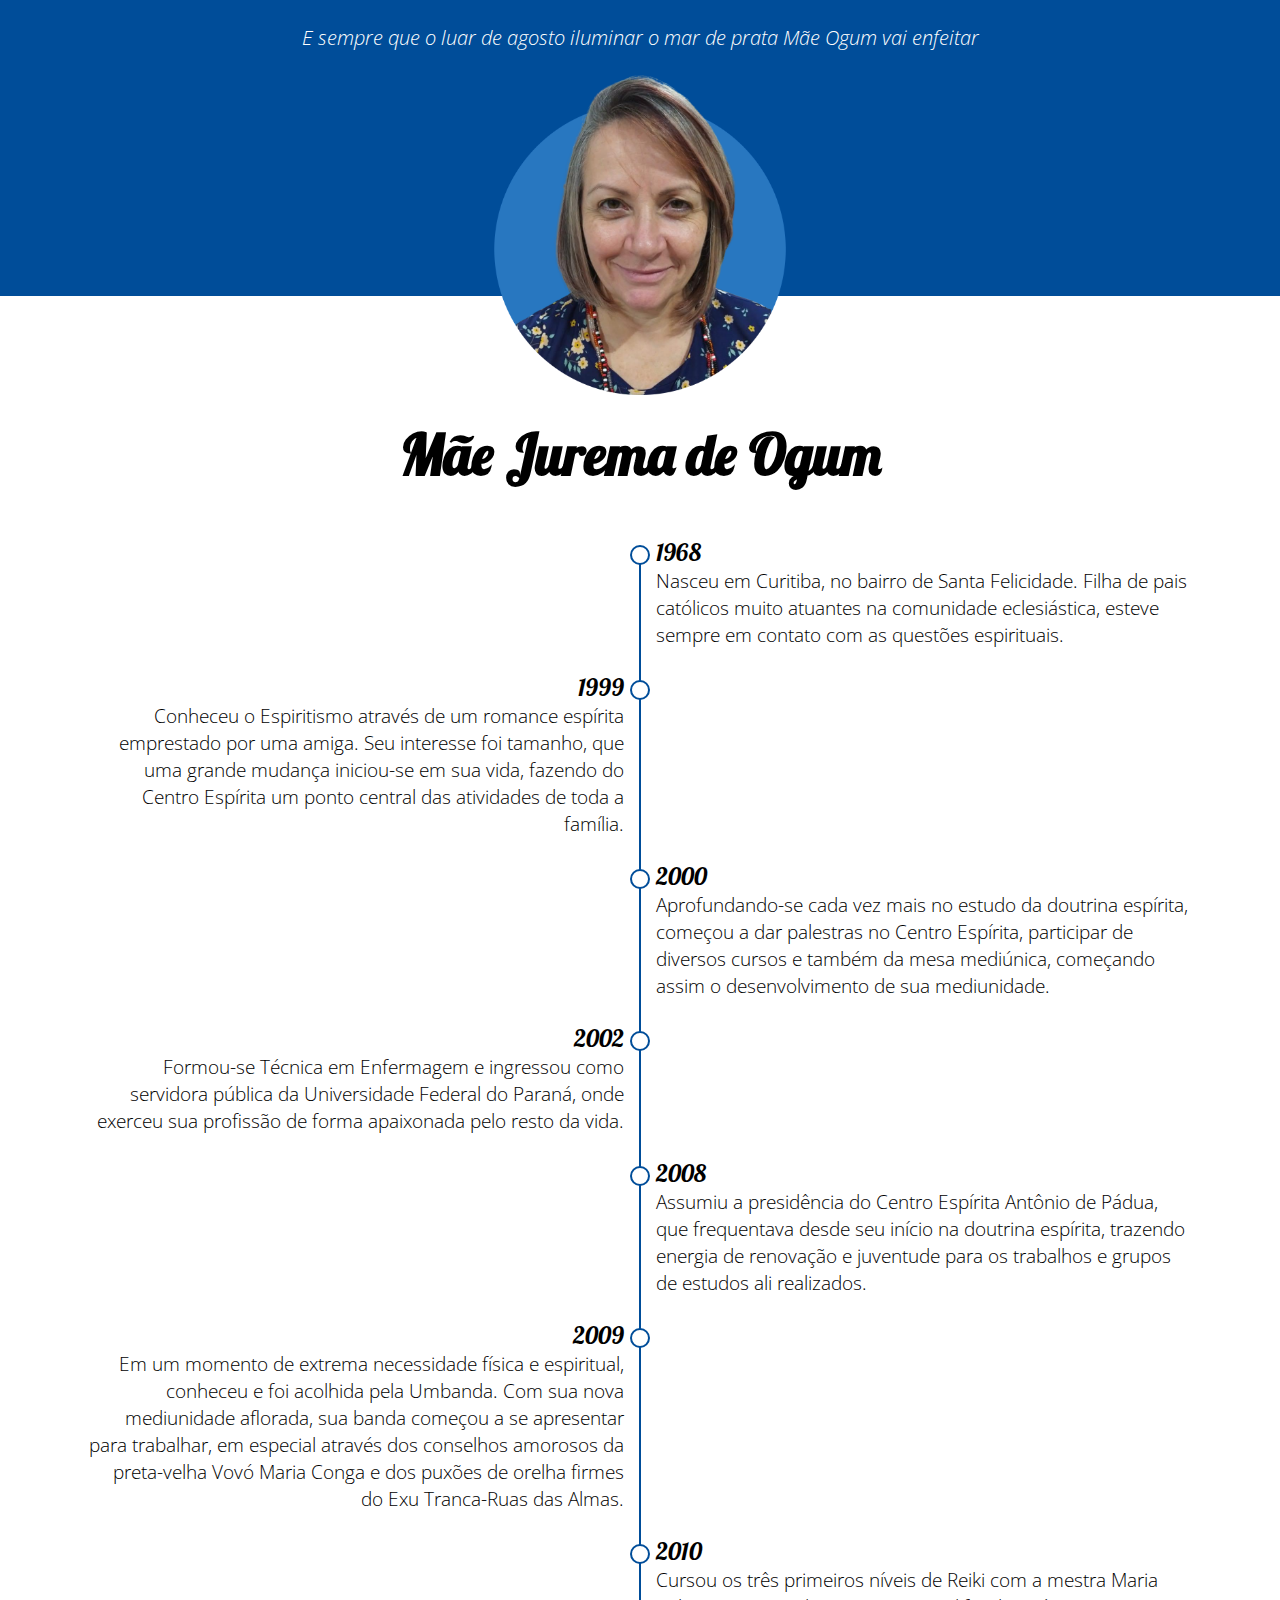
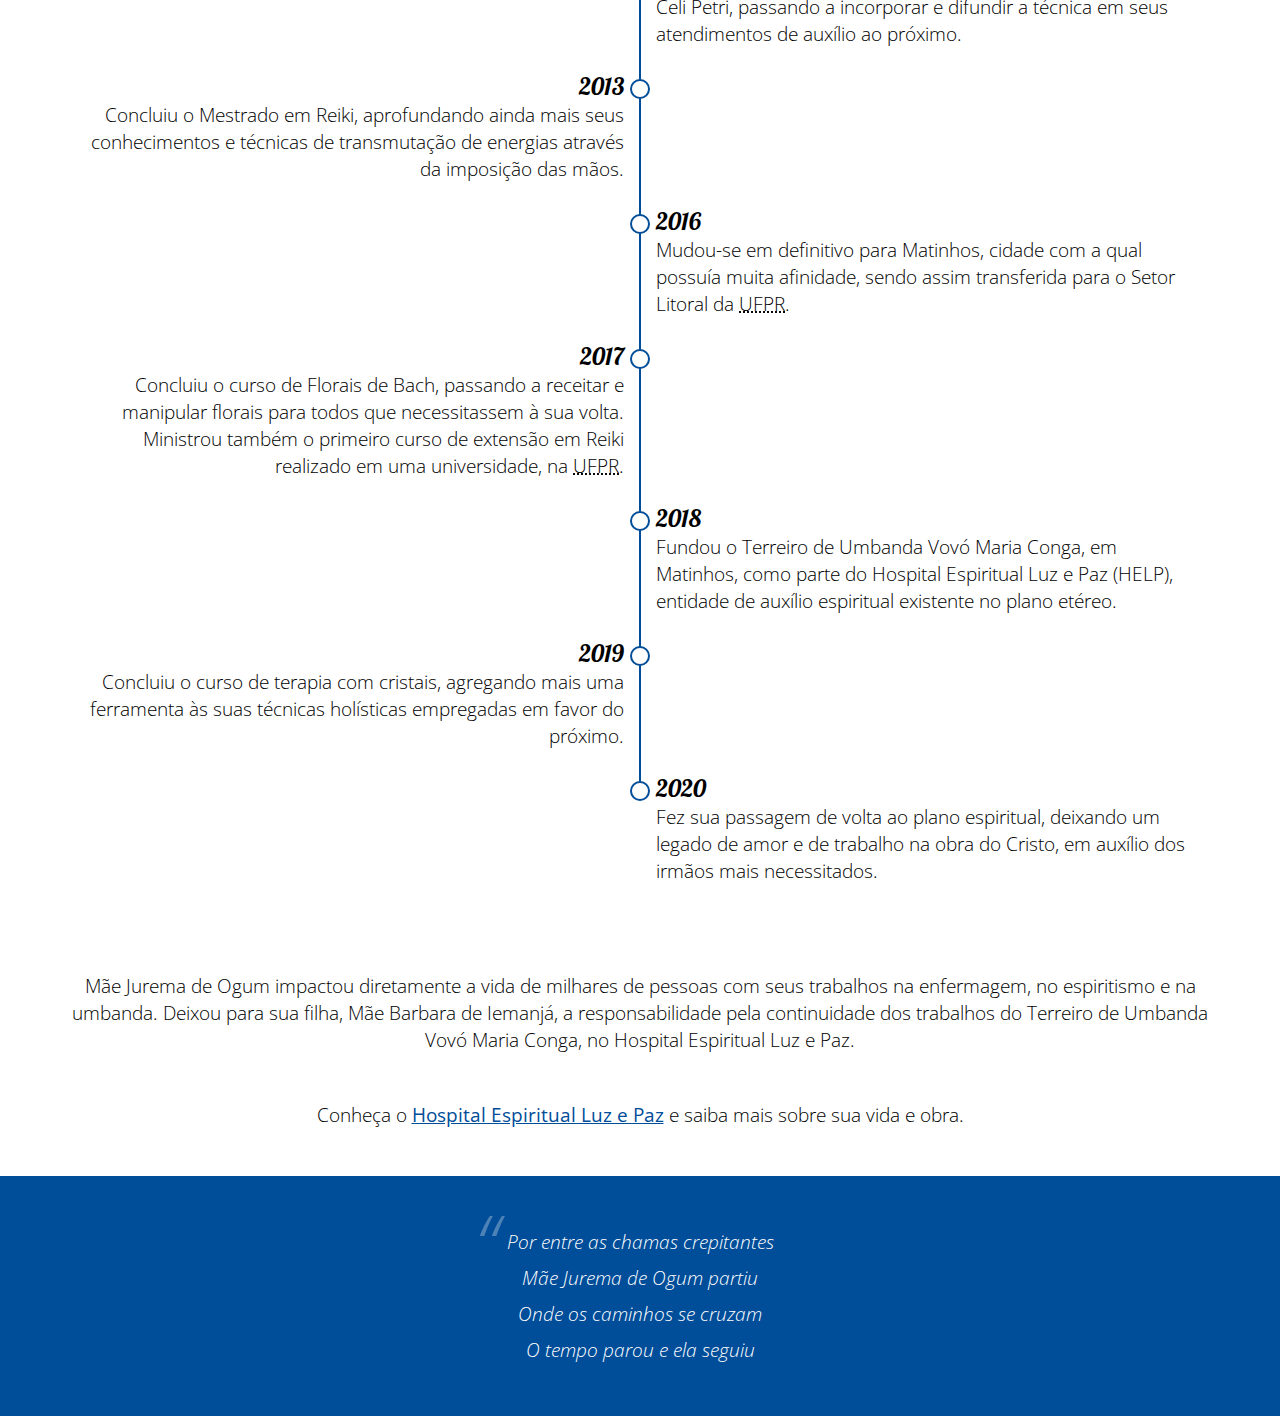
<file: 01-tribute-page/index.html>
<!DOCTYPE html>
<html lang="pt-br">
  <head>
    <meta charset="UTF-8" />
    <meta http-equiv="X-UA-Compatible" content="IE=edge" />
    <meta name="viewport" content="width=device-width, initial-scale=1.0" />

    <title>Mãe Jurema de Ogum</title>

    <link rel="stylesheet" href="css/style.css" />
  </head>

  <body>
    <main id="main">
      <h1 id="title">Mãe Jurema de Ogum</h1>

      <figure id="img-div">
        <img id="image" src="img/jurema.png" alt="Jurema olhando pra câmera e sorrindo determinada" />
        <figcaption id="img-caption">
          E sempre que o luar de agosto iluminar o mar de prata Mãe Ogum vai enfeitar
        </figcaption>
      </figure>

      <section id="tribute-info">
        <ol id="timeline">
          <li>
            <time>1968</time>
            Nasceu em Curitiba, no bairro de Santa Felicidade. Filha de pais católicos muito atuantes na comunidade
            eclesiástica, esteve sempre em contato com as questões espirituais.
          </li>
          <li>
            <time>1999</time>
            Conheceu o Espiritismo através de um romance espírita emprestado por uma amiga. Seu interesse foi tamanho,
            que uma grande mudança iniciou-se em sua vida, fazendo do Centro Espírita um ponto central das atividades de
            toda a família.
          </li>
          <li>
            <time>2000</time>
            Aprofundando-se cada vez mais no estudo da doutrina espírita, começou a dar palestras no Centro Espírita,
            participar de diversos cursos e também da mesa mediúnica, começando assim o desenvolvimento de sua
            mediunidade.
          </li>
          <li>
            <time>2002</time>
            Formou-se Técnica em Enfermagem e ingressou como servidora pública da Universidade Federal do Paraná, onde
            exerceu sua profissão de forma apaixonada pelo resto da vida.
          </li>
          <li>
            <time>2008</time>
            Assumiu a presidência do Centro Espírita Antônio de Pádua, que frequentava desde seu início na doutrina
            espírita, trazendo energia de renovação e juventude para os trabalhos e grupos de estudos ali realizados.
          </li>
          <li>
            <time>2009</time>
            Em um momento de extrema necessidade física e espiritual, conheceu e foi acolhida pela Umbanda. Com sua nova
            mediunidade aflorada, sua banda começou a se apresentar para trabalhar, em especial através dos conselhos
            amorosos da preta-velha Vovó Maria Conga e dos puxões de orelha firmes do Exu Tranca-Ruas das Almas.
          </li>
          <li>
            <time>2010</time>
            Cursou os três primeiros níveis de Reiki com a mestra Maria Celi Petri, passando a incorporar e difundir a
            técnica em seus atendimentos de auxílio ao próximo.
          </li>
          <li>
            <time>2013</time>
            Concluiu o Mestrado em Reiki, aprofundando ainda mais seus conhecimentos e técnicas de transmutação de
            energias através da imposição das mãos.
          </li>
          <li>
            <time>2016</time>
            Mudou-se em definitivo para Matinhos, cidade com a qual possuía muita afinidade, sendo assim transferida
            para o Setor Litoral da <abbr title="Universidade Fereral do Paraná">UFPR</abbr>.
          </li>
          <li>
            <time>2017</time>
            Concluiu o curso de Florais de Bach, passando a receitar e manipular florais para todos que necessitassem à
            sua volta. Ministrou também o primeiro curso de extensão em Reiki realizado em uma universidade, na
            <abbr title="Universidade Fereral do Paraná">UFPR</abbr>.
          </li>
          <li>
            <time>2018</time>
            Fundou o Terreiro de Umbanda Vovó Maria Conga, em Matinhos, como parte do Hospital Espiritual Luz e Paz
            (HELP), entidade de auxílio espiritual existente no plano etéreo.
          </li>
          <li>
            <time>2019</time>
            Concluiu o curso de terapia com cristais, agregando mais uma ferramenta às suas técnicas holísticas
            empregadas em favor do próximo.
          </li>
          <li>
            <time>2020</time>
            Fez sua passagem de volta ao plano espiritual, deixando um legado de amor e de trabalho na obra do Cristo,
            em auxílio dos irmãos mais necessitados.
          </li>
        </ol>

        <p>
          Mãe Jurema de Ogum impactou diretamente a vida de milhares de pessoas com seus trabalhos na enfermagem, no
          espiritismo e na umbanda. Deixou para sua filha, Mãe Barbara de Iemanjá, a responsabilidade pela continuidade
          dos trabalhos do Terreiro de Umbanda Vovó Maria Conga, no Hospital Espiritual Luz e Paz.
        </p>
        <p>
          Conheça o <a id="tribute-link" href="#" target="_blank">Hospital Espiritual Luz e Paz</a> e saiba mais sobre
          sua vida e obra.
        </p>

        <blockquote>
          <p>
            Por entre as chamas crepitantes<br />
            Mãe Jurema de Ogum partiu<br />
            Onde os caminhos se cruzam<br />
            O tempo parou e ela seguiu<br />
          </p>
        </blockquote>
      </section>
    </main>

    <!-- <script src="https://cdn.freecodecamp.org/testable-projects-fcc/v1/bundle.js"></script> -->
  </body>
</html>
</file>
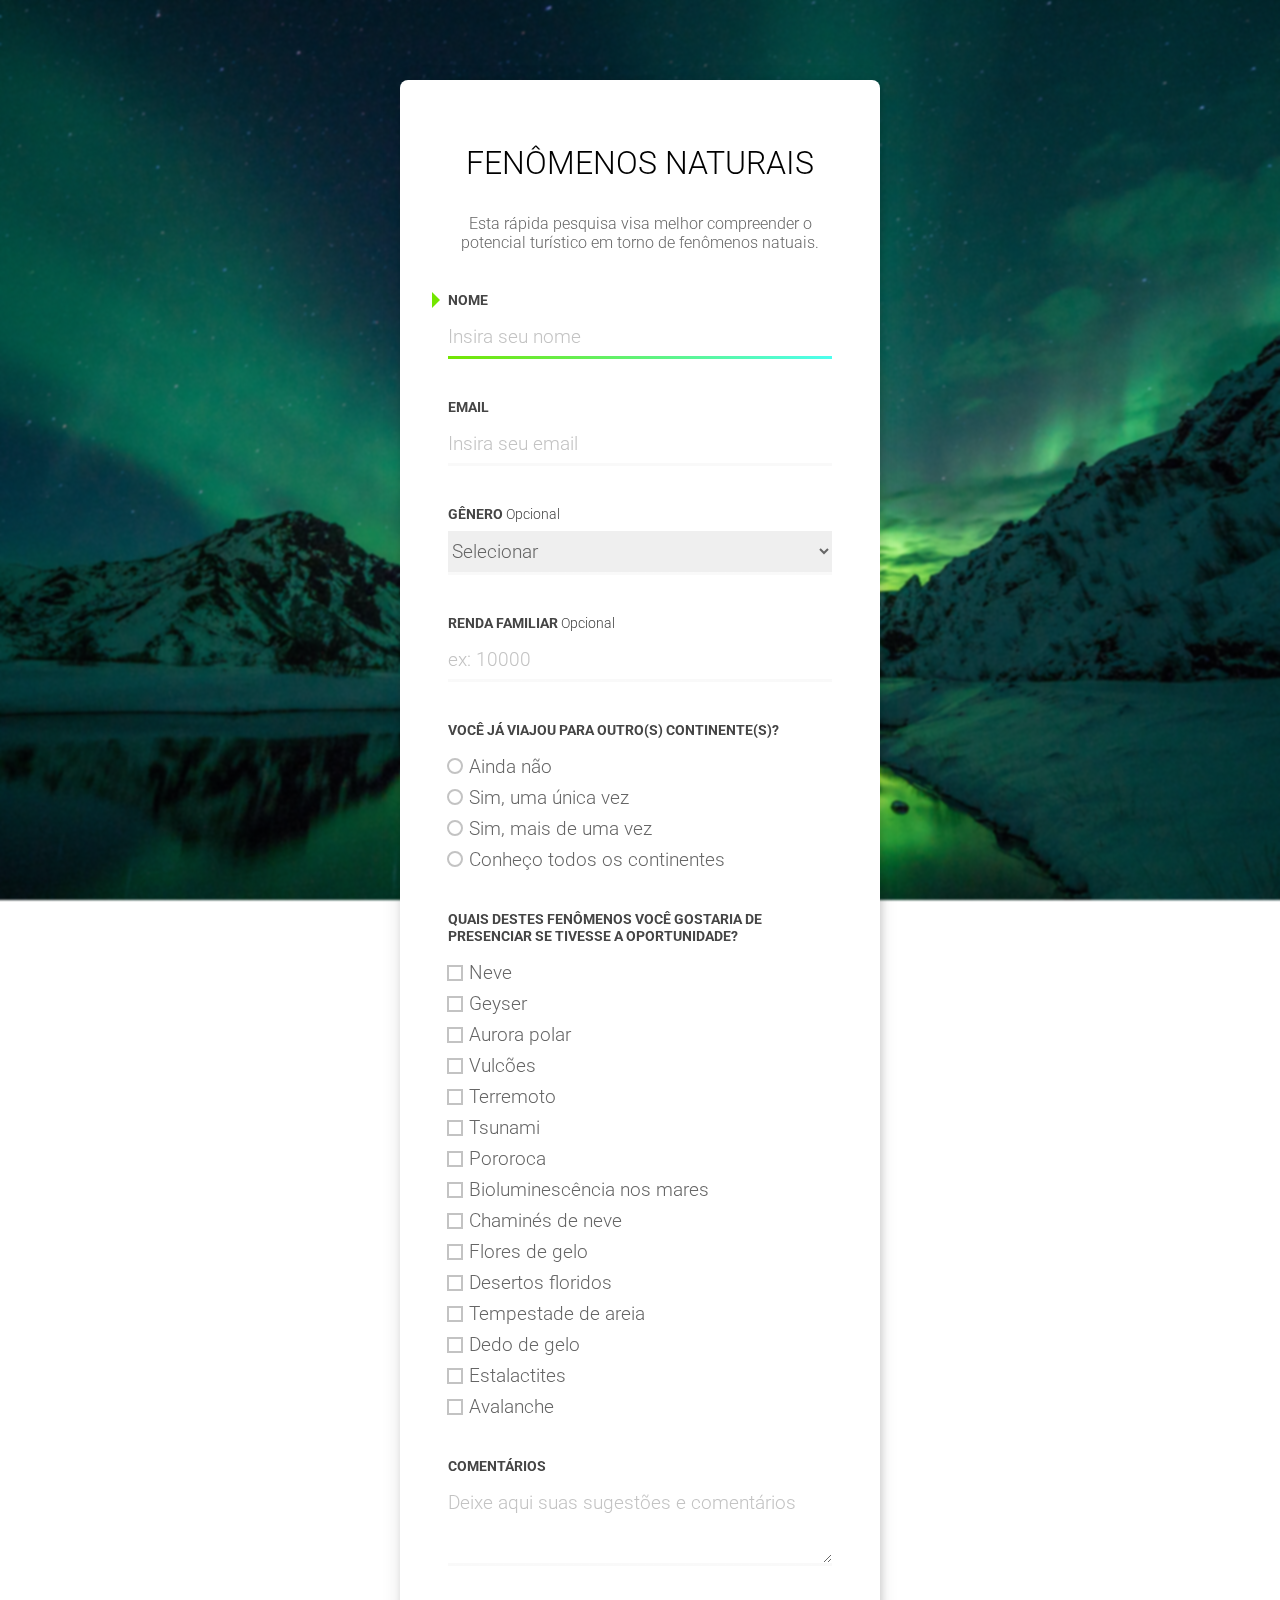
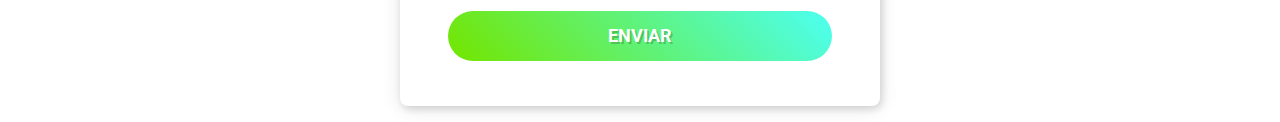
<file: 02-survey-form/index.html>
<!DOCTYPE html>
<html lang="pt-br">
  <head>
    <meta charset="UTF-8" />
    <meta http-equiv="X-UA-Compatible" content="IE=edge" />
    <meta name="viewport" content="width=device-width, initial-scale=1.0" />

    <title>Fenômenos Naturais</title>

    <link rel="stylesheet" href="css/style.css" />
  </head>

  <body>
    <main>
      <header>
        <h1 id="title">Fenômenos Naturais</h1>
        <p id="description">
          Esta rápida pesquisa visa melhor compreender o potencial turístico em torno de fenômenos natuais.
        </p>
      </header>

      <form action="#" id="survey-form" method="post">
        <!-- nome -->
        <div class="form-group">
          <label for="name" id="name-label">Nome</label>
          <input type="text" id="name" placeholder="Insira seu nome" required autofocus />
        </div>

        <!-- email -->
        <div class="form-group">
          <label for="email" id="email-label">Email</label>
          <input type="email" id="email" placeholder="Insira seu email" required />
        </div>

        <!-- gênero -->
        <div class="form-group">
          <label for="dropdown" id="dropdown-label">Gênero <span>Opcional</span></label>
          <select name="" id="dropdown">
            <option value disabled selected>Selecionar</option>
            <option>Não-binário</option>
            <option>Feminino</option>
            <option>Masculino</option>
            <option>Não desejo informar</option>
          </select>
        </div>

        <!-- renda -->
        <div class="form-group">
          <label for="number" id="number-label">Renda familiar <span>Opcional</span></label>
          <input type="number" id="number" placeholder="ex: 10000" min="0" max="100000" step="500" />
        </div>

        <!-- outros continentes -->
        <fieldset>
          <legend>Você já viajou para outro(s) continente(s)?</legend>
          <label for="radio-option-0">
            <input type="radio" name="radio" id="radio-option-0" value="0" /> Ainda não
          </label>
          <label for="radio-option-1">
            <input type="radio" name="radio" id="radio-option-1" value="1" /> Sim, uma única vez
          </label>
          <label for="radio-option-2">
            <input type="radio" name="radio" id="radio-option-2" value="2" /> Sim, mais de uma vez
          </label>
          <label for="radio-option-3">
            <input type="radio" name="radio" id="radio-option-3" value="3" /> Conheço todos os continentes
          </label>
        </fieldset>

        <!-- fenômenos -->
        <fieldset>
          <legend>Quais destes fenômenos você gostaria de presenciar se tivesse a oportunidade?</legend>
          <label for="fenomeno-1"> <input type="checkbox" name="fenomenos[]" id="fenomeno-1" value="1" /> Neve </label>
          <label for="fenomeno-2">
            <input type="checkbox" name="fenomenos[]" id="fenomeno-2" value="2" /> Geyser
          </label>
          <label for="fenomeno-3">
            <input type="checkbox" name="fenomenos[]" id="fenomeno-3" value="3" /> Aurora polar
          </label>
          <label for="fenomeno-4">
            <input type="checkbox" name="fenomenos[]" id="fenomeno-4" value="4" /> Vulcões
          </label>
          <label for="fenomeno-5">
            <input type="checkbox" name="fenomenos[]" id="fenomeno-5" value="5" /> Terremoto
          </label>
          <label for="fenomeno-6">
            <input type="checkbox" name="fenomenos[]" id="fenomeno-6" value="6" /> Tsunami
          </label>
          <label for="fenomeno-7">
            <input type="checkbox" name="fenomenos[]" id="fenomeno-7" value="7" /> Pororoca
          </label>
          <label for="fenomeno-8">
            <input type="checkbox" name="fenomenos[]" id="fenomeno-8" value="8" /> Bioluminescência nos mares
          </label>
          <label for="fenomeno-9">
            <input type="checkbox" name="fenomenos[]" id="fenomeno-9" value="9" /> Chaminés de neve
          </label>
          <label for="fenomeno-10">
            <input type="checkbox" name="fenomenos[]" id="fenomeno-10" value="10" /> Flores de gelo
          </label>
          <label for="fenomeno-11">
            <input type="checkbox" name="fenomenos[]" id="fenomeno-11" value="11" /> Desertos floridos
          </label>
          <label for="fenomeno-12">
            <input type="checkbox" name="fenomenos[]" id="fenomeno-12" value="12" /> Tempestade de areia
          </label>
          <label for="fenomeno-13">
            <input type="checkbox" name="fenomenos[]" id="fenomeno-13" value="13" /> Dedo de gelo
          </label>
          <label for="fenomeno-14">
            <input type="checkbox" name="fenomenos[]" id="fenomeno-14" value="14" /> Estalactites
          </label>
          <label for="fenomeno-15">
            <input type="checkbox" name="fenomenos[]" id="fenomeno-15" value="15" /> Avalanche
          </label>
        </fieldset>

        <!-- comentários -->
        <div class="form-group">
          <label for="comments" id="comments-label">Comentários</label>
          <textarea id="comments" placeholder="Deixe aqui suas sugestões e comentários"></textarea>
        </div>

        <button id="submit">Enviar</button>
      </form>
    </main>

    <!-- <script src="https://cdn.freecodecamp.org/testable-projects-fcc/v1/bundle.js"></script> -->
  </body>
</html>
</file>
<file: 01-tribute-page/css/style.css>
@import url('https://fonts.googleapis.com/css2?family=Lobster&family=Open+Sans:ital,wght@0,300;0,400;1,300&display=swap');

:root {
  --jurema-blue: hsl(210deg, 100%, 30%);
  --jurema-white: white;
  --jurema-black: black;
  --jurema-light: rgba(255, 255, 255, 0.30);
  --jurema-font-title: 'Lobster', cursive;
  --jurema-font-body: 'Open Sans', sans-serif;
}

* {
  margin: 0;
  padding: 0;
  box-sizing: border-box;
}

html {
  font-size: 16px;
  font-family: var(--jurema-font-body);
  font-weight: 300;
  color: var(--jurema-black);
}

body {
  background-color: var(--jurema-blue);
}

#main {
  position: relative;
  z-index: 0;
  display: flex;
  flex-direction: column;
  align-items: center;
  background-color: var(--jurema-white);
}

#img-div {
  position: relative;
  order: 1;
  display: flex;
  flex-direction: column-reverse;
  align-items: center;
  width: 100%;
}

#img-div::before {
  content: "";
  position: absolute;
  z-index: -1;
  top:0;
  left: 0;
  right: 0;
  height: 75%;
  background-color: var(--jurema-blue);
}

#image {
  display: block;
  margin: auto;
  height: auto;
  width: 320px;
  max-width: 100%;
}

#img-caption {
  padding: 1.5rem 1rem;
  font-family: var(--jurema-font-body);
  font-size: 1.25rem;
  font-style: italic;
  text-align: center;
  color: var(--jurema-white);
}

#title {
  order: 2;
  font-family: var(--jurema-font-title);
  font-size: 3.5rem;
  margin: 1.5rem;
  text-align: center;
}

#tribute-info {
  order: 3;
  width: 100%;
  text-align: center;
}

#timeline {
  padding: 1.5rem 2rem 4rem;
  position: relative; 
  display: flex;
  flex-direction: column;
  align-items: flex-end;
  list-style: none;
  width: 100%;
  max-width: 1200px;
  margin: auto;

}

#timeline li {
  position: relative;
  padding: 0 1rem 1.5rem;
  width: 50%;
  text-align: left;
  font-size: 1.2rem;
}

#timeline li span {
  display: block;
  color: red;
  font-style: italic;
}

#timeline li:nth-child(even) {
  align-self: flex-start;
  text-align: right;
}

#timeline li:not(:last-child)::before {
  content: "";
  position: absolute;
  top: 1rem;
  bottom: -1rem;
  width: 2px;
  background-color: var(--jurema-blue);
}

#timeline li:not(:last-child):nth-child(odd)::before {
  left: -1px;
}

#timeline li:not(:last-child):nth-child(even)::before {
  right: -1px;
}

#timeline time {
  position: relative;
  display: block;
  font-family: var(--jurema-font-title);
  font-size: 1.5rem;
}

#timeline time::before {
  content: "";
  position: absolute;
  top: 0.5rem;
  width: 1rem;
  height: 1rem;
  background-color: var(--jurema-white);
  border: 2px solid var(--jurema-blue);
  border-radius: 50%;
}

#timeline li:nth-child(odd) time::before {
  left: calc(-1.5rem - 2px);
}

#timeline li:nth-child(even) time::before {
  right: calc(-1.5rem - 2px);
}

p {
  padding: 0 2rem 3rem;
  max-width: 1200px;
  margin: auto;
  font-size: 1.2rem;
  font-weight: 300;
}

#tribute-link {
  color: var(--jurema-blue);
  font-weight: 400;
}

#tribute-link:hover {
  text-decoration: none;
}

blockquote {
  display: flex;
  justify-content: center;
  padding: 3rem;
  font-size: 1.5rem;
  font-weight: 300;
  font-style: italic;
  line-height: 150%;
  color: var(--jurema-white);
  background-color: var(--jurema-blue);
}

blockquote p {
  position: relative;
  margin: 0;
  padding: 0;
  --quote-size: 5rem;
  --quote-padding: -2rem;
}

blockquote p::before {
  position: absolute;
  font-size: var(--quote-size);
  color: var(--jurema-light);
  content: "“";
  top: 0;
  left: var(--quote-padding);
}

@media (max-width: 480px) {

  #timeline li {
    width: 100%;
    align-self: flex-start;
    text-align: left;
  }

  #timeline li:nth-child(even) {
    text-align: left;
  }

  #timeline li:not(:last-child):nth-child(even)::before {
    left: -1px;
  }

  #timeline li:nth-child(even) time::before {
    left: calc(-1.5rem - 2px);
  }
}
</file>
<file: 02-survey-form/css/style.css>
@import url("https://fonts.googleapis.com/css2?family=Roboto:wght@300;500&display=swap");

:root {
  --color-stop-1: hsl(90, 100%, 45%);
  --color-stop-2: hsl(175, 100%, 65%);
  --gradient-gray: linear-gradient(to top, #f9f9f9, #fff);
  --gradient-main: linear-gradient(45deg, var(--color-stop-1), var(--color-stop-2));
  --color-gray-light: #c3c3c3;
  --color-gray-medium: #666;
  --color-gray-dark: #454545;
  --color-white: white;
  --transition-default: all 200ms ease-out;
}

* {
  padding: 0;
  margin: 0;
  box-sizing: border-box;
  font-family: "Roboto", sans-serif;
  font-weight: 300;
}

html {
  font-size: 16px;
}

body {
  background: center url(../img/background.jpg) no-repeat fixed;
  background-size: cover;
  width: 100%;
  height: 100%;
  padding: 5rem 1rem 1rem;
  backdrop-filter: blur(1px);
}

main {
  position: relative;
  z-index: 1;
  margin: auto;
  width: 100%;
  max-width: 480px;
  padding: 4rem 0 3rem;
  display: flex;
  flex-direction: column;
  align-items: center;
  background: var(--color-white);
  box-shadow: 2px 3px 8px rgba(0, 0, 0, 0.15), 0 2px 20px 0 rgba(0, 0, 0, 0.1);
  border-radius: 0.5rem;
}

main > * {
  max-width: 80%;
}

header {
  display: flex;
  flex-direction: column;
  align-items: center;
}

#title {
  font-size: 2rem;
  text-transform: uppercase;
}

#description {
  margin-top: 2rem;
  color: var(--color-gray-medium);
  text-align: center;
}

#survey-form {
  display: flex;
  flex-direction: column;
  width: 100%;
}

.form-group > label,
fieldset {
  margin-top: 2.5rem;
}

.form-group > label,
legend {
  position: relative;
  font-size: 90%;
  font-weight: 700;
  margin-bottom: 0.5rem;
  color: var(--color-gray-dark);
  text-transform: uppercase;
}

.form-group > label span,
legend span {
  text-transform: initial;
}

fieldset {
  display: flex;
  flex-direction: column;
  border: none;
}

fieldset label {
  display: flex;
  align-items: baseline;
  margin-top: 0.5rem;
  font-size: 1.2rem;
  color: var(--color-gray-medium);
  cursor: pointer;
}

fieldset label input {
  margin-right: 0.5rem;
  outline: 0;
}

input:not([type="checkbox"]):not([type="radio"]),
select,
textarea {
  position: relative;
  display: block;
  padding: 0.5rem 0;
  border: 0;
  font-size: 1.2rem;
  color: var(--color-gray-medium);
  outline: 0;
}

input[type="radio"]::after {
  content: "●";
  border-radius: 50%;
  font-size: 1rem;
}

input[type="checkbox"]::after {
  content: "✓";
  font-size: 0.9rem;
}

input[type="radio"]::after,
input[type="checkbox"]::after {
  position: relative;
  display: flex;
  align-items: center;
  justify-content: center;
  width: 0.75rem;
  height: 0.75rem;
  top: -2px;
  left: -1px;
  color: var(--color-white);
  background-color: var(--color-white);
  border: 2px solid var(--color-gray-light);
}

input[type="radio"]:focus::after,
input[type="radio"]:hover::after,
input[type="checkbox"]:focus::after,
input[type="checkbox"]:hover::after {
  border-color: var(--color-gray-dark);
}

input[type="radio"]:checked::after,
input[type="checkbox"]:checked::after {
  color: var(--color-gray-dark);
  background: var(--gradient-main);
}

input[type="radio"]:checked:not(:focus):not(:hover)::after,
input[type="checkbox"]:checked:not(:focus):not(:hover)::after {
  border: 0;
  width: calc(0.75rem + 4px);
  height: calc(0.75rem + 4px);
}

textarea {
  resize: vertical;
  min-height: 5rem;
}

.form-group {
  position: relative;
  display: flex;
  flex-direction: column;
  border-bottom: 3px solid;
  border-image-source: var(--gradient-gray);
  border-image-slice: 1;
}

.form-group::after {
  content: "";
  position: absolute;
  left: 0;
  bottom: -3px;
  height: 3px;
  width: 0;
  background: var(--gradient-main);
  transition: var(--transition-default);
}

.form-group:focus-within::after {
  width: 100%;
}

.form-group label::before,
fieldset legend::before {
  content: "";
  position: absolute;
  left: -2rem;
  opacity: 0;
  width: 0;
  height: 0;
  border: 0.5rem solid;
  color: transparent;
  border-left-color: var(--color-stop-1);
  transition: var(--transition-default);
}

.form-group:focus-within label::before,
fieldset:focus-within legend::before {
  left: -1rem;
  opacity: 1;
}

::placeholder {
  color: var(--color-gray-light);
}

#submit {
  position: relative;
  margin: 3rem auto 0;
  padding: 0.75rem;
  width: calc(100% - 6px);
  border-radius: 10rem;
  border: 0;
  text-transform: uppercase;
  text-shadow: 2px 2px 0px rgba(0, 0, 0, 0.2);
  font-size: 1.1rem;
  font-weight: 700;
  background: var(--gradient-main);
  color: white;
  outline: 0;
  transition: var(--transition-default);
}

#submit:focus,
#submit:hover {
  color: var(--color-gray-medium);
  text-shadow: none;
}

#submit::before {
  content: "";
  position: absolute;
  z-index: -1;
  top: -3px;
  left: -3px;
  right: -3px;
  bottom: -3px;
  border-radius: 10rem;
  background: var(--gradient-main);
  transition: var(--transition-default);
}

#submit:focus::before,
#submit:hover::before {
  filter: brightness(50%);
}
</file>
